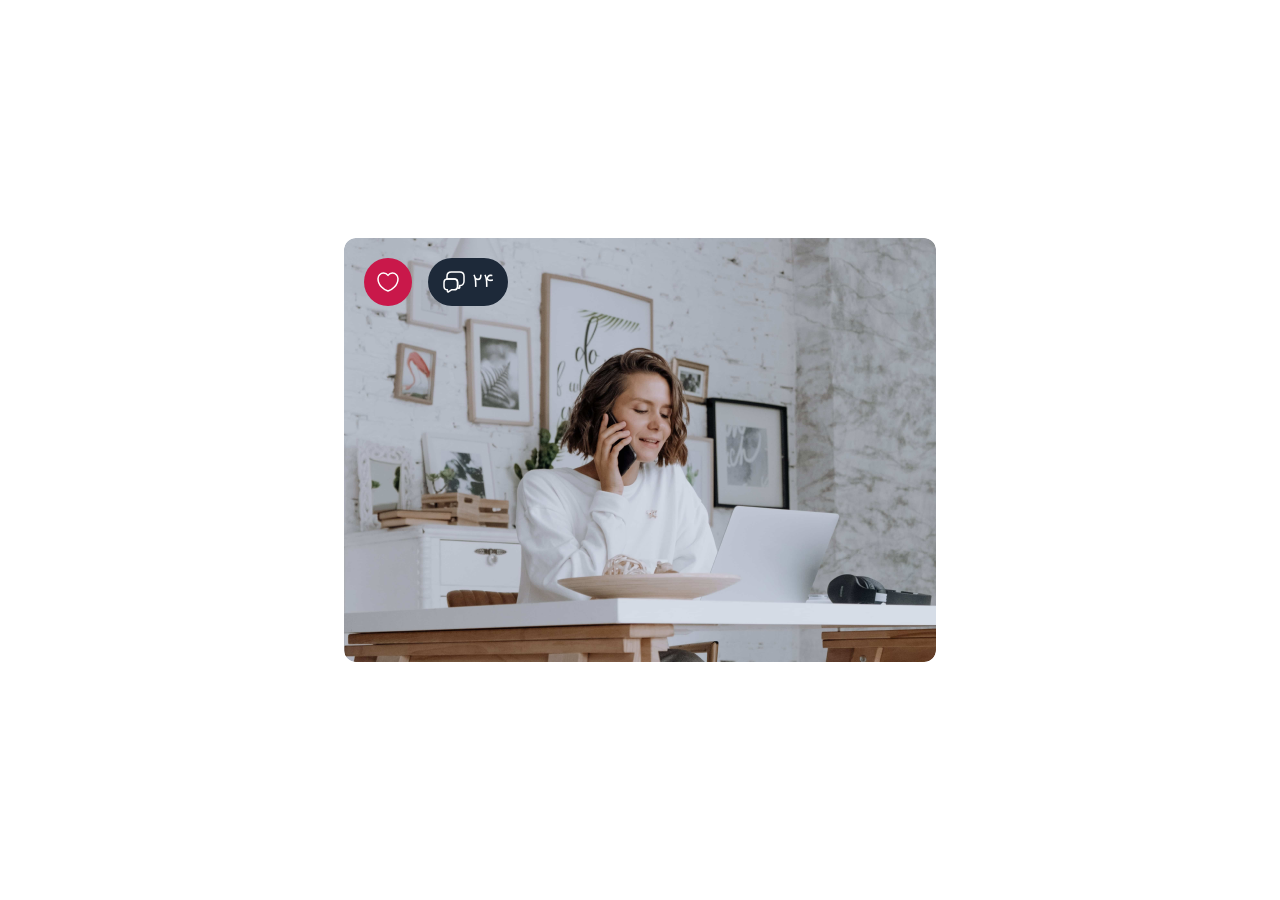
<file: index.html>
<!DOCTYPE html>
<html lang="fa" dir="rtl">
  <head>
    <meta charset="UTF-8" />
    <meta name="viewport" content="width=device-width, initial-scale=1.0" />
    <link rel="stylesheet" href="styles/app.css" />
    <title>Document</title>
  </head>
  <body>
    <div class="card">
      <div class="card_wrapper">
        <div class="card_messages">
          <span>24</span>
          <svg class="card_icon"
            xmlns="http://www.w3.org/2000/svg"
            width="24"
            height="24"
            viewBox="0 0 24 24"
            fill="none"
          >
            <path
              d="M22 6.25V11.35C22 12.62 21.58 13.69 20.83 14.43C20.09 15.18 19.02 15.6 17.75 15.6V17.41C17.75 18.09 16.99 18.5 16.43 18.12L15.46 17.48C15.55 17.17 15.59 16.83 15.59 16.47V12.4C15.59 10.36 14.23 9 12.19 9H5.39999C5.25999 9 5.13 9.01002 5 9.02002V6.25C5 3.7 6.7 2 9.25 2H17.75C20.3 2 22 3.7 22 6.25Z"
              stroke="#fff"
              stroke-width="1.5"
              stroke-miterlimit="10"
              stroke-linecap="round"
              stroke-linejoin="round"
            />
            <path
              d="M15.59 12.4V16.47C15.59 16.83 15.55 17.17 15.46 17.48C15.09 18.95 13.87 19.87 12.19 19.87H9.47L6.45 21.88C6 22.19 5.39999 21.86 5.39999 21.32V19.87C4.37999 19.87 3.53 19.53 2.94 18.94C2.34 18.34 2 17.49 2 16.47V12.4C2 10.5 3.18 9.19002 5 9.02002C5.13 9.01002 5.25999 9 5.39999 9H12.19C14.23 9 15.59 10.36 15.59 12.4Z"
              stroke="#fff"
              stroke-width="1.5"
              stroke-miterlimit="10"
              stroke-linecap="round"
              stroke-linejoin="round"
            />
          </svg>
        </div>
        <div class="card_heart">
          <svg
            class="card_icon"
            xmlns="http://www.w3.org/2000/svg"
            width="24"
            height="24"
            viewBox="0 0 24 24"
            fill="none"
          >
            <path
              d="M12.62 20.81C12.28 20.93 11.72 20.93 11.38 20.81C8.48 19.82 2 15.69 2 8.68998C2 5.59998 4.49 3.09998 7.56 3.09998C9.38 3.09998 10.99 3.97998 12 5.33998C13.01 3.97998 14.63 3.09998 16.44 3.09998C19.51 3.09998 22 5.59998 22 8.68998C22 15.69 15.52 19.82 12.62 20.81Z"
              stroke="#fff"
              stroke-width="1.5"
              stroke-linecap="round"
              stroke-linejoin="round"
            />
          </svg>
        </div>
      </div>
    </div>
  </body>
</html>
</file>
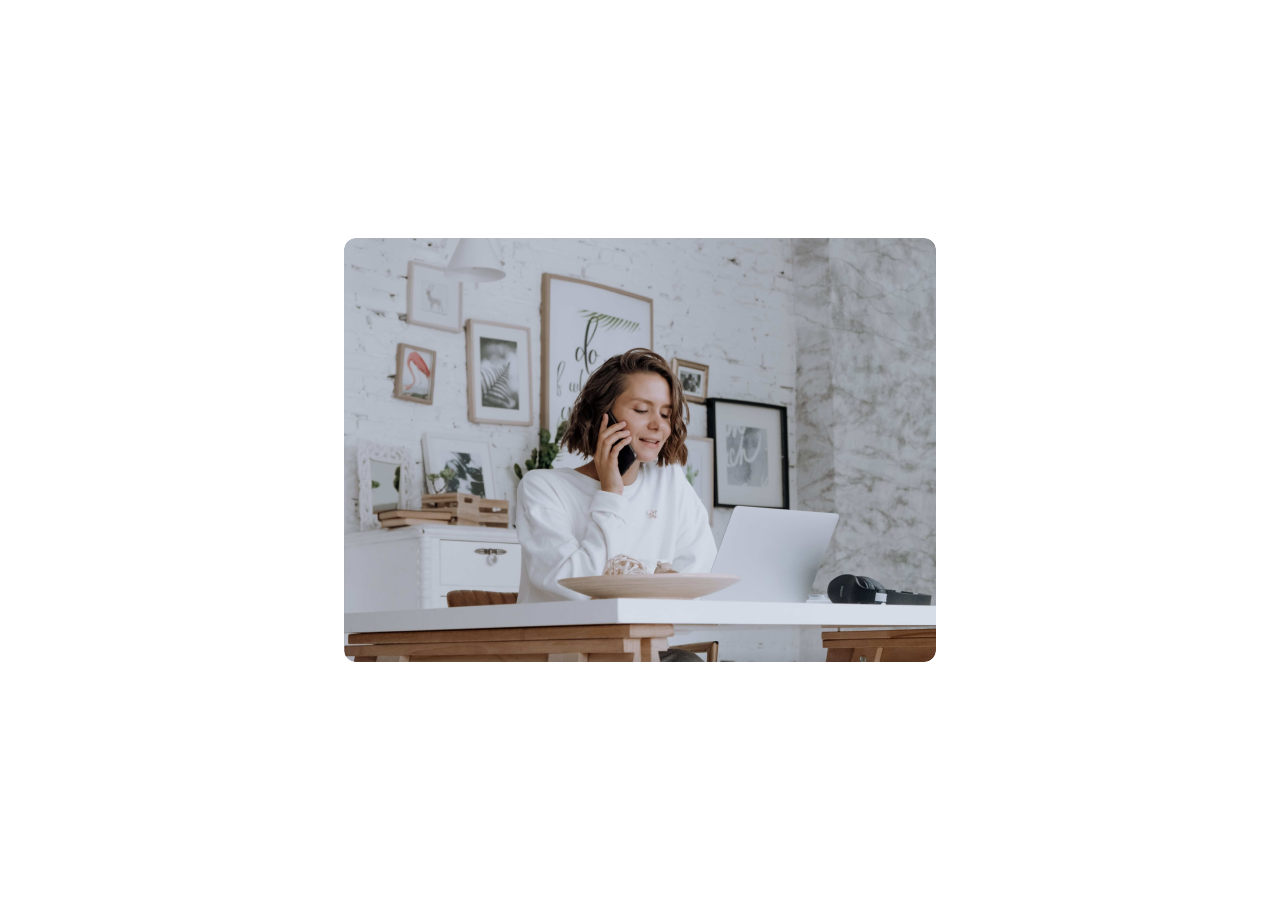
<file: card-project/index.html>
<!DOCTYPE html>
<html lang="fa" dir="rtl">
  <head>
    <meta charset="UTF-8" />
    <meta name="viewport" content="width=device-width, initial-scale=1.0" />
    <link rel="stylesheet" href="styles/app.css" />
    <title>project-card</title>
  </head>
  <body>
    <div class="card">
      <div class="card_wrapper">
        <div class="card_messages">
          <span>24</span>
          <svg class="card_icon"
            xmlns="http://www.w3.org/2000/svg"
            width="24"
            height="24"
            viewBox="0 0 24 24"
            fill="none"
          >
            <path
              d="M22 6.25V11.35C22 12.62 21.58 13.69 20.83 14.43C20.09 15.18 19.02 15.6 17.75 15.6V17.41C17.75 18.09 16.99 18.5 16.43 18.12L15.46 17.48C15.55 17.17 15.59 16.83 15.59 16.47V12.4C15.59 10.36 14.23 9 12.19 9H5.39999C5.25999 9 5.13 9.01002 5 9.02002V6.25C5 3.7 6.7 2 9.25 2H17.75C20.3 2 22 3.7 22 6.25Z"
              stroke="#fff"
              stroke-width="1.5"
              stroke-miterlimit="10"
              stroke-linecap="round"
              stroke-linejoin="round"
            />
            <path
              d="M15.59 12.4V16.47C15.59 16.83 15.55 17.17 15.46 17.48C15.09 18.95 13.87 19.87 12.19 19.87H9.47L6.45 21.88C6 22.19 5.39999 21.86 5.39999 21.32V19.87C4.37999 19.87 3.53 19.53 2.94 18.94C2.34 18.34 2 17.49 2 16.47V12.4C2 10.5 3.18 9.19002 5 9.02002C5.13 9.01002 5.25999 9 5.39999 9H12.19C14.23 9 15.59 10.36 15.59 12.4Z"
              stroke="#fff"
              stroke-width="1.5"
              stroke-miterlimit="10"
              stroke-linecap="round"
              stroke-linejoin="round"
            />
          </svg>
        </div>
        <div class="card_heart">
          <svg
            class="card_icon"
            xmlns="http://www.w3.org/2000/svg"
            width="24"
            height="24"
            viewBox="0 0 24 24"
            fill="none"
          >
            <path
              d="M12.62 20.81C12.28 20.93 11.72 20.93 11.38 20.81C8.48 19.82 2 15.69 2 8.68998C2 5.59998 4.49 3.09998 7.56 3.09998C9.38 3.09998 10.99 3.97998 12 5.33998C13.01 3.97998 14.63 3.09998 16.44 3.09998C19.51 3.09998 22 5.59998 22 8.68998C22 15.69 15.52 19.82 12.62 20.81Z"
              stroke="#fff"
              stroke-width="1.5"
              stroke-linecap="round"
              stroke-linejoin="round"
            />
          </svg>
        </div>
      </div>
      <div class="card_content">
        <h4 class="card_title">
            الهه: بهترین گرافیست تیم 
        </h4>
        <p class="card_caption">
            همیشه با ترکیب اشکال و رنگ های چشم نواز طرح هایی خلق میکند که چشم هر بیننده ای را به خود خیره میکند
        </p>
      </div>
    </div>
  </body>
</html>
</file>
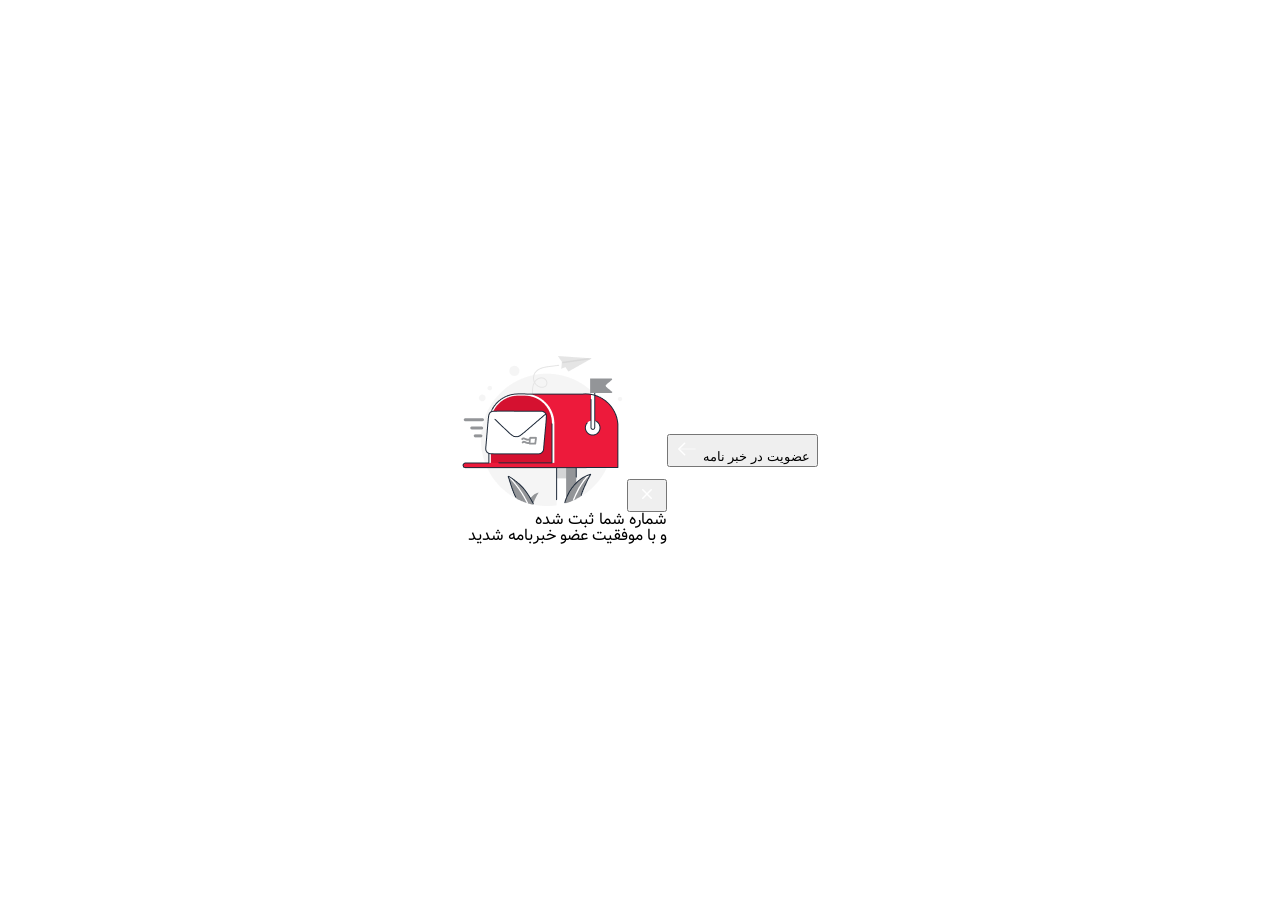
<file: popup/index.html>
<!DOCTYPE html>
<html lang="fa" dir="rtl">
  <head>
    <meta charset="UTF-8" />
    <meta name="viewport" content="width=device-width, initial-scale=1.0" />
    <title>popup</title>
    <link rel="stylesheet" href="/styles/app.css" />
  </head>
  <body>
    <button class="btn_primary" type="button">
      <span> عضویت در خبر نامه</span>
      <svg
        xmlns="http://www.w3.org/2000/svg"
        width="24"
        height="24"
        viewBox="0 0 25 24"
        fill="none"
      >
        <path
          d="M10.07 5.93018L4 12.0002L10.07 18.0702"
          stroke="white"
          stroke-width="1.5"
          stroke-miterlimit="10"
          stroke-linecap="round"
          stroke-linejoin="round"
        />
        <path
          opacity="0.4"
          d="M21 12H4.16998"
          stroke="white"
          stroke-width="1.5"
          stroke-miterlimit="10"
          stroke-linecap="round"
          stroke-linejoin="round"
        />
      </svg>
    </button>

    <div class="overlay">
      <div class="box">
        <button type="button" class="close_btn">
          <svg
            xmlns="http://www.w3.org/2000/svg"
            width="24"
            height="24"
            viewBox="0 0 24 24"
            fill="none"
          >
            <path
              d="M7.7572 7.75732L16.2425 16.2426"
              stroke="white"
              stroke-width="1.5"
              stroke-linecap="round"
              stroke-linejoin="round"
            />
            <path
              d="M7.75715 16.2426L16.2424 7.75732"
              stroke="white"
              stroke-width="1.5"
              stroke-linecap="round"
              stroke-linejoin="round"
            />
          </svg>
        </button>
        <img src="./images/vector.png" alt="" class="box_img" />

        <p>شماره شما ثبت شده</p>
        <p>و با موفقیت عضو خبربامه شدید</p>
      </div>
    </div>

    <script>
      let btn = document.querySelector(".btn_primary");
      let btnClose = document.querySelector(".close_btn");

      btn.addEventListener("click", function () {
        document.querySelector(".overlay").classList.add("overlay_show");
      });
      btnClose.addEventListener("click", function () {
        document.querySelector(".overlay").classList.remove("overlay_show");
      });
    </script>
  </body>
</html>
</file>
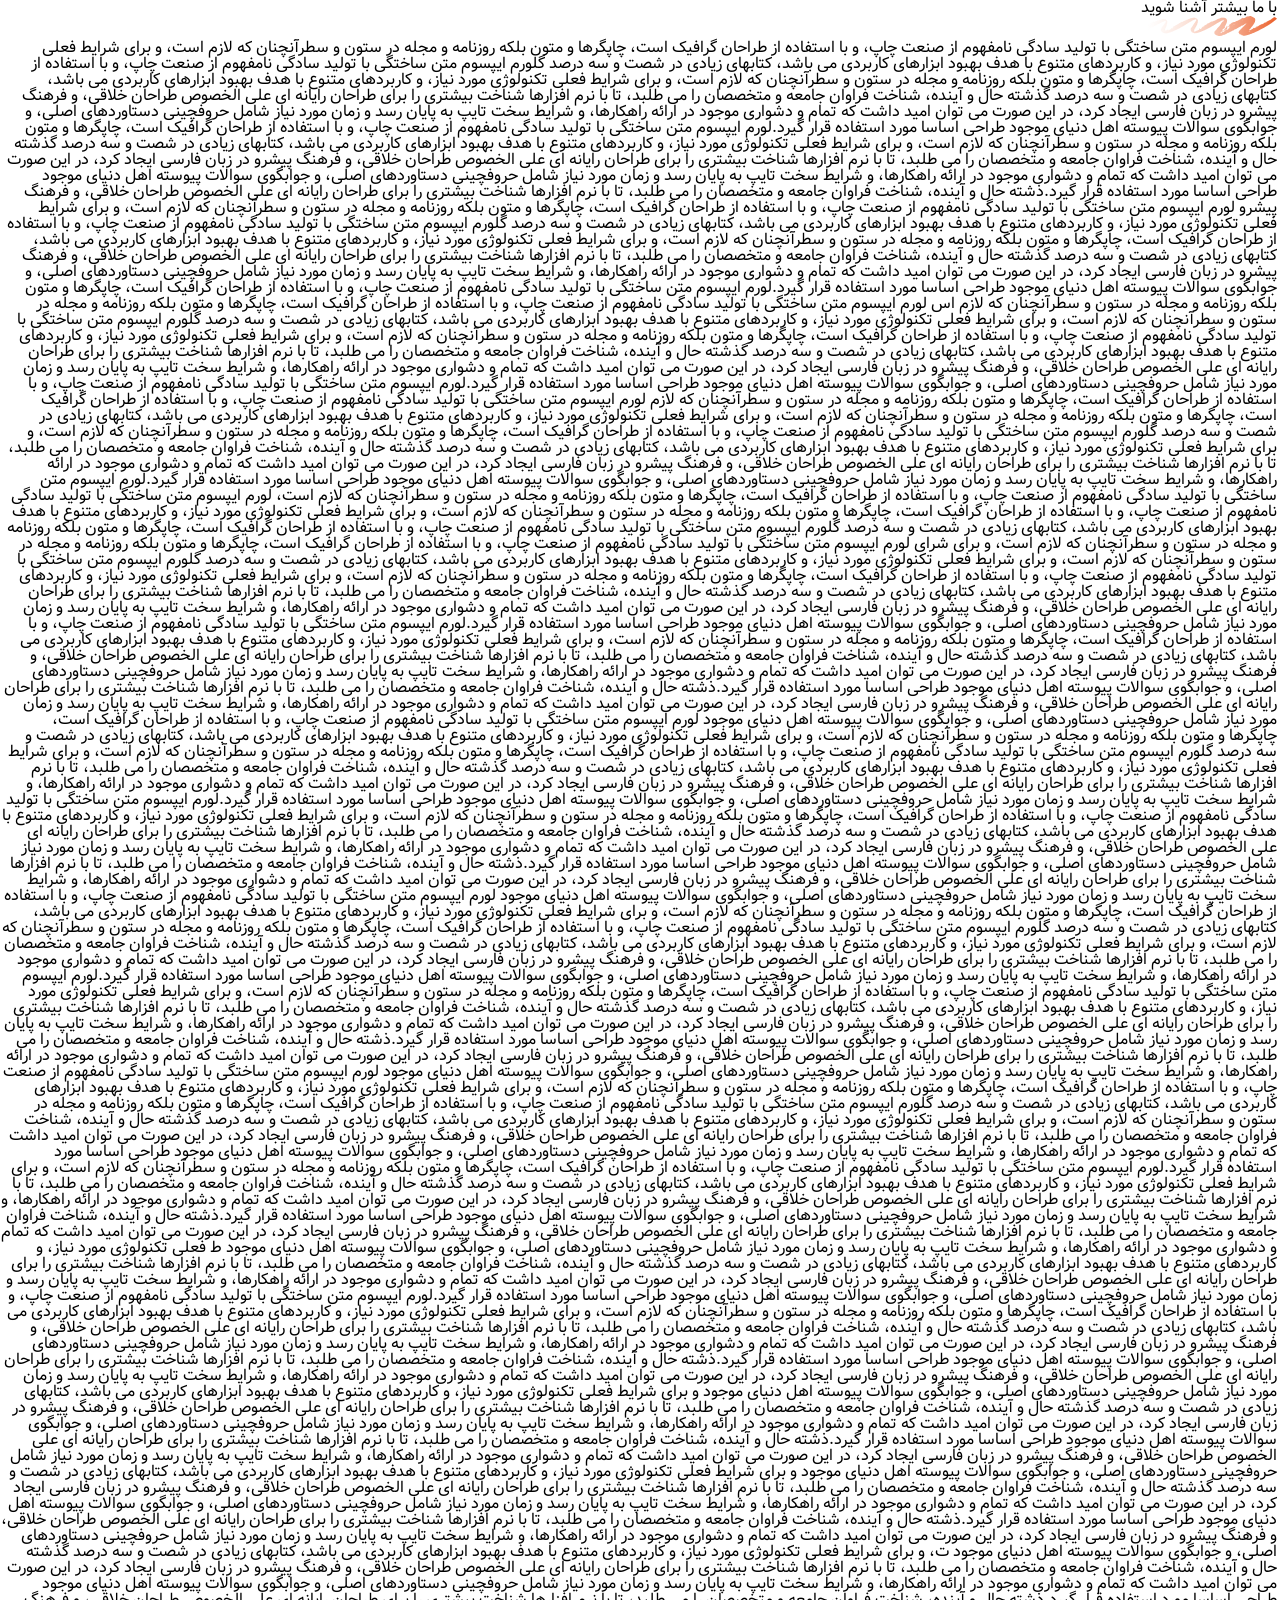
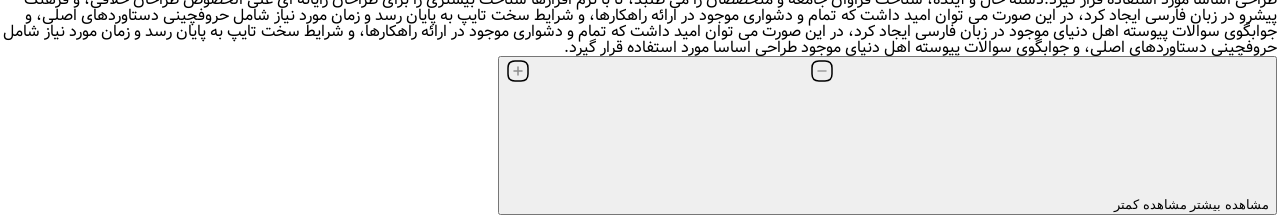
<file: readmore-project/index.html>
<!DOCTYPE html>
<html lang="fa" dir="rtl">
  <head>
    <meta charset="UTF-8" />
    <meta name="viewport" content="width=device-width, initial-scale=1.0" />
    <title>read more & custom scroll bar</title>
    <link rel="stylesheet" href="/styles/app.css" />
  </head>
  <body>
    <svg class="icon_pack">
      <symbol
        id="add-square"
        xmlns="http://www.w3.org/2000/svg"
        width="24"
        height="24"
        viewBox="0 0 24 24"
        fill="none"
      >
        <path
          opacity="0.34"
          d="M8 12H16"
          stroke="currentColor"
          stroke-width="1.5"
          stroke-linecap="round"
          stroke-linejoin="round"
        />
        <path
          d="M9 22H15C20 22 22 20 22 15V9C22 4 20 2 15 2H9C4 2 2 4 2 9V15C2 20 4 22 9 22Z"
          stroke="currentColor"
          stroke-width="1.5"
          stroke-linecap="round"
          stroke-linejoin="round"
        />
        <!-- Code injected by live-server -->
        <script></script>
        <script xmlns="" />
      </symbol>
      <symbol
        id="minus-square"
        xmlns="http://www.w3.org/2000/svg"
        width="24"
        height="24"
        viewBox="0 0 24 24"
        fill="none"
      >
        <g opacity="0.4">
          <path
            d="M8 12H16"
            stroke="currentColor"
            stroke-width="1.5"
            stroke-linecap="round"
            stroke-linejoin="round"
          />
          <path
            d="M12 16V8"
            stroke="currentColor"
            stroke-width="1.5"
            stroke-linecap="round"
            stroke-linejoin="round"
          />
        </g>
        <path
          d="M9 22H15C20 22 22 20 22 15V9C22 4 20 2 15 2H9C4 2 2 4 2 9V15C2 20 4 22 9 22Z"
          stroke="currentColor"
          stroke-width="1.5"
          stroke-linecap="round"
          stroke-linejoin="round"
        />
        <!-- Code injected by live-server -->

        <script xmlns="" />
      </symbol>
    </svg>

    <div class="loadmore">
      <div class="loadmore_header">
        <div class="loadmore_title">با ما بیشتر آشنا شوید</div>
        <img src="./images/wave.png" alt="wave" class="loadmore_image" />
      </div>
      <div class="content">
        <div class="content_text">
          لورم ایپسوم متن ساختگی با تولید سادگی نامفهوم از صنعت چاپ، و با
          استفاده از طراحان گرافیک است، چاپگرها و متون بلکه روزنامه و مجله در
          ستون و سطرآنچنان که لازم است، و برای شرایط فعلی تکنولوژی مورد نیاز، و
          کاربردهای متنوع با هدف بهبود ابزارهای کاربردی می باشد، کتابهای زیادی
          در شصت و سه درصد گلورم ایپسوم متن ساختگی با تولید سادگی نامفهوم از
          صنعت چاپ، و با استفاده از طراحان گرافیک است، چاپگرها و متون بلکه
          روزنامه و مجله در ستون و سطرآنچنان که لازم است، و برای شرایط فعلی
          تکنولوژی مورد نیاز، و کاربردهای متنوع با هدف بهبود ابزارهای کاربردی می
          باشد، کتابهای زیادی در شصت و سه درصد گذشته حال و آینده، شناخت فراوان
          جامعه و متخصصان را می طلبد، تا با نرم افزارها شناخت بیشتری را برای
          طراحان رایانه ای علی الخصوص طراحان خلاقی، و فرهنگ پیشرو در زبان فارسی
          ایجاد کرد، در این صورت می توان امید داشت که تمام و دشواری موجود در
          ارائه راهکارها، و شرایط سخت تایپ به پایان رسد و زمان مورد نیاز شامل
          حروفچینی دستاوردهای اصلی، و جوابگوی سوالات پیوسته اهل دنیای موجود
          طراحی اساسا مورد استفاده قرار گیرد.لورم ایپسوم متن ساختگی با تولید
          سادگی نامفهوم از صنعت چاپ، و با استفاده از طراحان گرافیک است، چاپگرها
          و متون بلکه روزنامه و مجله در ستون و سطرآنچنان که لازم است، و برای
          شرایط فعلی تکنولوژی مورد نیاز، و کاربردهای متنوع با هدف بهبود ابزارهای
          کاربردی می باشد، کتابهای زیادی در شصت و سه درصد گذشته حال و آینده،
          شناخت فراوان جامعه و متخصصان را می طلبد، تا با نرم افزارها شناخت
          بیشتری را برای طراحان رایانه ای علی الخصوص طراحان خلاقی، و فرهنگ پیشرو
          در زبان فارسی ایجاد کرد، در این صورت می توان امید داشت که تمام و
          دشواری موجود در ارائه راهکارها، و شرایط سخت تایپ به پایان رسد و زمان
          مورد نیاز شامل حروفچینی دستاوردهای اصلی، و جوابگوی سوالات پیوسته اهل
          دنیای موجود طراحی اساسا مورد استفاده قرار گیرد.ذشته حال و آینده، شناخت
          فراوان جامعه و متخصصان را می طلبد، تا با نرم افزارها شناخت بیشتری را
          برای طراحان رایانه ای علی الخصوص طراحان خلاقی، و فرهنگ پیشرو 
          لورم ایپسوم متن ساختگی با تولید سادگی نامفهوم از صنعت چاپ، و با
          استفاده از طراحان گرافیک است، چاپگرها و متون بلکه روزنامه و مجله در
          ستون و سطرآنچنان که لازم است، و برای شرایط فعلی تکنولوژی مورد نیاز، و
          کاربردهای متنوع با هدف بهبود ابزارهای کاربردی می باشد، کتابهای زیادی
          در شصت و سه درصد گلورم ایپسوم متن ساختگی با تولید سادگی نامفهوم از
          صنعت چاپ، و با استفاده از طراحان گرافیک است، چاپگرها و متون بلکه
          روزنامه و مجله در ستون و سطرآنچنان که لازم است، و برای شرایط فعلی
          تکنولوژی مورد نیاز، و کاربردهای متنوع با هدف بهبود ابزارهای کاربردی می
          باشد، کتابهای زیادی در شصت و سه درصد گذشته حال و آینده، شناخت فراوان
          جامعه و متخصصان را می طلبد، تا با نرم افزارها شناخت بیشتری را برای
          طراحان رایانه ای علی الخصوص طراحان خلاقی، و فرهنگ پیشرو در زبان فارسی
          ایجاد کرد، در این صورت می توان امید داشت که تمام و دشواری موجود در
          ارائه راهکارها، و شرایط سخت تایپ به پایان رسد و زمان مورد نیاز شامل
          حروفچینی دستاوردهای اصلی، و جوابگوی سوالات پیوسته اهل دنیای موجود
          طراحی اساسا مورد استفاده قرار گیرد.لورم ایپسوم متن ساختگی با تولید
          سادگی نامفهوم از صنعت چاپ، و با استفاده از طراحان گرافیک است، چاپگرها
          و متون بلکه روزنامه و مجله در ستون و سطرآنچنان که لازم اس
          لورم ایپسوم متن ساختگی با تولید سادگی نامفهوم از صنعت چاپ، و با
          استفاده از طراحان گرافیک است، چاپگرها و متون بلکه روزنامه و مجله در
          ستون و سطرآنچنان که لازم است، و برای شرایط فعلی تکنولوژی مورد نیاز، و
          کاربردهای متنوع با هدف بهبود ابزارهای کاربردی می باشد، کتابهای زیادی
          در شصت و سه درصد گلورم ایپسوم متن ساختگی با تولید سادگی نامفهوم از
          صنعت چاپ، و با استفاده از طراحان گرافیک است، چاپگرها و متون بلکه
          روزنامه و مجله در ستون و سطرآنچنان که لازم است، و برای شرایط فعلی
          تکنولوژی مورد نیاز، و کاربردهای متنوع با هدف بهبود ابزارهای کاربردی می
          باشد، کتابهای زیادی در شصت و سه درصد گذشته حال و آینده، شناخت فراوان
          جامعه و متخصصان را می طلبد، تا با نرم افزارها شناخت بیشتری را برای
          طراحان رایانه ای علی الخصوص طراحان خلاقی، و فرهنگ پیشرو در زبان فارسی
          ایجاد کرد، در این صورت می توان امید داشت که تمام و دشواری موجود در
          ارائه راهکارها، و شرایط سخت تایپ به پایان رسد و زمان مورد نیاز شامل
          حروفچینی دستاوردهای اصلی، و جوابگوی سوالات پیوسته اهل دنیای موجود
          طراحی اساسا مورد استفاده قرار گیرد.لورم ایپسوم متن ساختگی با تولید
          سادگی نامفهوم از صنعت چاپ، و با استفاده از طراحان گرافیک است، چاپگرها
          و متون بلکه روزنامه و مجله در ستون و سطرآنچنان که لازم 
          لورم ایپسوم متن ساختگی با تولید سادگی نامفهوم از صنعت چاپ، و با
          استفاده از طراحان گرافیک است، چاپگرها و متون بلکه روزنامه و مجله در
          ستون و سطرآنچنان که لازم است، و برای شرایط فعلی تکنولوژی مورد نیاز، و
          کاربردهای متنوع با هدف بهبود ابزارهای کاربردی می باشد، کتابهای زیادی
          در شصت و سه درصد گلورم ایپسوم متن ساختگی با تولید سادگی نامفهوم از
          صنعت چاپ، و با استفاده از طراحان گرافیک است، چاپگرها و متون بلکه
          روزنامه و مجله در ستون و سطرآنچنان که لازم است، و برای شرایط فعلی
          تکنولوژی مورد نیاز، و کاربردهای متنوع با هدف بهبود ابزارهای کاربردی می
          باشد، کتابهای زیادی در شصت و سه درصد گذشته حال و آینده، شناخت فراوان
          جامعه و متخصصان را می طلبد، تا با نرم افزارها شناخت بیشتری را برای
          طراحان رایانه ای علی الخصوص طراحان خلاقی، و فرهنگ پیشرو در زبان فارسی
          ایجاد کرد، در این صورت می توان امید داشت که تمام و دشواری موجود در
          ارائه راهکارها، و شرایط سخت تایپ به پایان رسد و زمان مورد نیاز شامل
          حروفچینی دستاوردهای اصلی، و جوابگوی سوالات پیوسته اهل دنیای موجود
          طراحی اساسا مورد استفاده قرار گیرد.لورم ایپسوم متن ساختگی با تولید
          سادگی نامفهوم از صنعت چاپ، و با استفاده از طراحان گرافیک است، چاپگرها
          و متون بلکه روزنامه و مجله در ستون و سطرآنچنان که لازم است،
          لورم ایپسوم متن ساختگی با تولید سادگی نامفهوم از صنعت چاپ، و با
          استفاده از طراحان گرافیک است، چاپگرها و متون بلکه روزنامه و مجله در
          ستون و سطرآنچنان که لازم است، و برای شرایط فعلی تکنولوژی مورد نیاز، و
          کاربردهای متنوع با هدف بهبود ابزارهای کاربردی می باشد، کتابهای زیادی
          در شصت و سه درصد گلورم ایپسوم متن ساختگی با تولید سادگی نامفهوم از
          صنعت چاپ، و با استفاده از طراحان گرافیک است، چاپگرها و متون بلکه
          روزنامه و مجله در ستون و سطرآنچنان که لازم است، و برای شرای
          لورم ایپسوم متن ساختگی با تولید سادگی نامفهوم از صنعت چاپ، و با
          استفاده از طراحان گرافیک است، چاپگرها و متون بلکه روزنامه و مجله در
          ستون و سطرآنچنان که لازم است، و برای شرایط فعلی تکنولوژی مورد نیاز، و
          کاربردهای متنوع با هدف بهبود ابزارهای کاربردی می باشد، کتابهای زیادی
          در شصت و سه درصد گلورم ایپسوم متن ساختگی با تولید سادگی نامفهوم از
          صنعت چاپ، و با استفاده از طراحان گرافیک است، چاپگرها و متون بلکه
          روزنامه و مجله در ستون و سطرآنچنان که لازم است، و برای شرایط فعلی
          تکنولوژی مورد نیاز، و کاربردهای متنوع با هدف بهبود ابزارهای کاربردی می
          باشد، کتابهای زیادی در شصت و سه درصد گذشته حال و آینده، شناخت فراوان
          جامعه و متخصصان را می طلبد، تا با نرم افزارها شناخت بیشتری را برای
          طراحان رایانه ای علی الخصوص طراحان خلاقی، و فرهنگ پیشرو در زبان فارسی
          ایجاد کرد، در این صورت می توان امید داشت که تمام و دشواری موجود در
          ارائه راهکارها، و شرایط سخت تایپ به پایان رسد و زمان مورد نیاز شامل
          حروفچینی دستاوردهای اصلی، و جوابگوی سوالات پیوسته اهل دنیای موجود
          طراحی اساسا مورد استفاده قرار گیرد.لورم ایپسوم متن ساختگی با تولید
          سادگی نامفهوم از صنعت چاپ، و با استفاده از طراحان گرافیک است، چاپگرها
          و متون بلکه روزنامه و مجله در ستون و سطرآنچنان که لازم است، و برای
          شرایط فعلی تکنولوژی مورد نیاز، و کاربردهای متنوع با هدف بهبود ابزارهای
          کاربردی می باشد، کتابهای زیادی در شصت و سه درصد گذشته حال و آینده،
          شناخت فراوان جامعه و متخصصان را می طلبد، تا با نرم افزارها شناخت
          بیشتری را برای طراحان رایانه ای علی الخصوص طراحان خلاقی، و فرهنگ پیشرو
          در زبان فارسی ایجاد کرد، در این صورت می توان امید داشت که تمام و
          دشواری موجود در ارائه راهکارها، و شرایط سخت تایپ به پایان رسد و زمان
          مورد نیاز شامل حروفچینی دستاوردهای اصلی، و جوابگوی سوالات پیوسته اهل
          دنیای موجود طراحی اساسا مورد استفاده قرار گیرد.ذشته حال و آینده، شناخت
          فراوان جامعه و متخصصان را می طلبد، تا با نرم افزارها شناخت بیشتری را
          برای طراحان رایانه ای علی الخصوص طراحان خلاقی، و فرهنگ پیشرو در زبان
          فارسی ایجاد کرد، در این صورت می توان امید داشت که تمام و دشواری موجود
          در ارائه راهکارها، و شرایط سخت تایپ به پایان رسد و زمان مورد نیاز شامل
          حروفچینی دستاوردهای اصلی، و جوابگوی سوالات پیوسته اهل دنیای موجود
         
          لورم ایپسوم متن ساختگی با تولید سادگی نامفهوم از صنعت چاپ، و با
          استفاده از طراحان گرافیک است، چاپگرها و متون بلکه روزنامه و مجله در
          ستون و سطرآنچنان که لازم است، و برای شرایط فعلی تکنولوژی مورد نیاز، و
          کاربردهای متنوع با هدف بهبود ابزارهای کاربردی می باشد، کتابهای زیادی
          در شصت و سه درصد گلورم ایپسوم متن ساختگی با تولید سادگی نامفهوم از
          صنعت چاپ، و با استفاده از طراحان گرافیک است، چاپگرها و متون بلکه
          روزنامه و مجله در ستون و سطرآنچنان که لازم است، و برای شرایط فعلی
          تکنولوژی مورد نیاز، و کاربردهای متنوع با هدف بهبود ابزارهای کاربردی می
          باشد، کتابهای زیادی در شصت و سه درصد گذشته حال و آینده، شناخت فراوان
          جامعه و متخصصان را می طلبد، تا با نرم افزارها شناخت بیشتری را برای
          طراحان رایانه ای علی الخصوص طراحان خلاقی، و فرهنگ پیشرو در زبان فارسی
          ایجاد کرد، در این صورت می توان امید داشت که تمام و دشواری موجود در
          ارائه راهکارها، و شرایط سخت تایپ به پایان رسد و زمان مورد نیاز شامل
          حروفچینی دستاوردهای اصلی، و جوابگوی سوالات پیوسته اهل دنیای موجود
          طراحی اساسا مورد استفاده قرار گیرد.لورم ایپسوم متن ساختگی با تولید
          سادگی نامفهوم از صنعت چاپ، و با استفاده از طراحان گرافیک است، چاپگرها
          و متون بلکه روزنامه و مجله در ستون و سطرآنچنان که لازم است، و برای
          شرایط فعلی تکنولوژی مورد نیاز، و کاربردهای متنوع با هدف بهبود ابزارهای
          کاربردی می باشد، کتابهای زیادی در شصت و سه درصد گذشته حال و آینده،
          شناخت فراوان جامعه و متخصصان را می طلبد، تا با نرم افزارها شناخت
          بیشتری را برای طراحان رایانه ای علی الخصوص طراحان خلاقی، و فرهنگ پیشرو
          در زبان فارسی ایجاد کرد، در این صورت می توان امید داشت که تمام و
          دشواری موجود در ارائه راهکارها، و شرایط سخت تایپ به پایان رسد و زمان
          مورد نیاز شامل حروفچینی دستاوردهای اصلی، و جوابگوی سوالات پیوسته اهل
          دنیای موجود طراحی اساسا مورد استفاده قرار گیرد.ذشته حال و آینده، شناخت
          فراوان جامعه و متخصصان را می طلبد، تا با نرم افزارها شناخت بیشتری را
          برای طراحان رایانه ای علی الخصوص طراحان خلاقی، و فرهنگ پیشرو در زبان
          فارسی ایجاد کرد، در این صورت می توان امید داشت که تمام و دشواری موجود
          در ارائه راهکارها، و شرایط سخت تایپ به پایان رسد و زمان مورد نیاز شامل
          حروفچینی دستاوردهای اصلی، و جوابگوی سوالات پیوسته اهل دنیای موجود
         
          لورم ایپسوم متن ساختگی با تولید سادگی نامفهوم از صنعت چاپ، و با
          استفاده از طراحان گرافیک است، چاپگرها و متون بلکه روزنامه و مجله در
          ستون و سطرآنچنان که لازم است، و برای شرایط فعلی تکنولوژی مورد نیاز، و
          کاربردهای متنوع با هدف بهبود ابزارهای کاربردی می باشد، کتابهای زیادی
          در شصت و سه درصد گلورم ایپسوم متن ساختگی با تولید سادگی نامفهوم از
          صنعت چاپ، و با استفاده از طراحان گرافیک است، چاپگرها و متون بلکه
          روزنامه و مجله در ستون و سطرآنچنان که لازم است، و برای شرایط فعلی
          تکنولوژی مورد نیاز، و کاربردهای متنوع با هدف بهبود ابزارهای کاربردی می
          باشد، کتابهای زیادی در شصت و سه درصد گذشته حال و آینده، شناخت فراوان
          جامعه و متخصصان را می طلبد، تا با نرم افزارها شناخت بیشتری را برای
          طراحان رایانه ای علی الخصوص طراحان خلاقی، و فرهنگ پیشرو در زبان فارسی
          ایجاد کرد، در این صورت می توان امید داشت که تمام و دشواری موجود در
          ارائه راهکارها، و شرایط سخت تایپ به پایان رسد و زمان مورد نیاز شامل
          حروفچینی دستاوردهای اصلی، و جوابگوی سوالات پیوسته اهل دنیای موجود
          طراحی اساسا مورد استفاده قرار گیرد.لورم ایپسوم متن ساختگی با تولید
          سادگی نامفهوم از صنعت چاپ، و با استفاده از طراحان گرافیک است، چاپگرها
          و متون بلکه روزنامه و مجله در ستون و سطرآنچنان که لازم است، و برای
          شرایط فعلی تکنولوژی مورد نیاز، و کاربردهای متنوع با هدف بهبود ابزارهای
          کاربردی می باشد، کتابهای زیادی در شصت و سه درصد گذشته حال و آینده،
          شناخت فراوان جامعه و متخصصان را می طلبد، تا با نرم افزارها شناخت
          بیشتری را برای طراحان رایانه ای علی الخصوص طراحان خلاقی، و فرهنگ پیشرو
          در زبان فارسی ایجاد کرد، در این صورت می توان امید داشت که تمام و
          دشواری موجود در ارائه راهکارها، و شرایط سخت تایپ به پایان رسد و زمان
          مورد نیاز شامل حروفچینی دستاوردهای اصلی، و جوابگوی سوالات پیوسته اهل
          دنیای موجود طراحی اساسا مورد استفاده قرار گیرد.ذشته حال و آینده، شناخت
          فراوان جامعه و متخصصان را می طلبد، تا با نرم افزارها شناخت بیشتری را
          برای طراحان رایانه ای علی الخصوص طراحان خلاقی، و فرهنگ پیشرو در زبان
          فارسی ایجاد کرد، در این صورت می توان امید داشت که تمام و دشواری موجود
          در ارائه راهکارها، و شرایط سخت تایپ به پایان رسد و زمان مورد نیاز شامل
          حروفچینی دستاوردهای اصلی، و جوابگوی سوالات پیوسته اهل دنیای موجود
         
          لورم ایپسوم متن ساختگی با تولید سادگی نامفهوم از صنعت چاپ، و با
          استفاده از طراحان گرافیک است، چاپگرها و متون بلکه روزنامه و مجله در
          ستون و سطرآنچنان که لازم است، و برای شرایط فعلی تکنولوژی مورد نیاز، و
          کاربردهای متنوع با هدف بهبود ابزارهای کاربردی می باشد، کتابهای زیادی
          در شصت و سه درصد گلورم ایپسوم متن ساختگی با تولید سادگی نامفهوم از
          صنعت چاپ، و با استفاده از طراحان گرافیک است، چاپگرها و متون بلکه
          روزنامه و مجله در ستون و سطرآنچنان که لازم است، و برای شرایط فعلی
          تکنولوژی مورد نیاز، و کاربردهای متنوع با هدف بهبود ابزارهای کاربردی می
          باشد، کتابهای زیادی در شصت و سه درصد گذشته حال و آینده، شناخت فراوان
          جامعه و متخصصان را می طلبد، تا با نرم افزارها شناخت بیشتری را برای
          طراحان رایانه ای علی الخصوص طراحان خلاقی، و فرهنگ پیشرو در زبان فارسی
          ایجاد کرد، در این صورت می توان امید داشت که تمام و دشواری موجود در
          ارائه راهکارها، و شرایط سخت تایپ به پایان رسد و زمان مورد نیاز شامل
          حروفچینی دستاوردهای اصلی، و جوابگوی سوالات پیوسته اهل دنیای موجود
          طراحی اساسا مورد استفاده قرار گیرد.لورم ایپسوم متن ساختگی با تولید
          سادگی نامفهوم از صنعت چاپ، و با استفاده از طراحان گرافیک است، چاپگرها
          و متون بلکه روزنامه و مجله در ستون و سطرآنچنان که لازم است، و برای
          شرایط فعلی تکنولوژی مورد نیاز، و کاربردهای متنوع با هدف بهبود ابزارهای
          کاربردی می باشد، کتابهای زیادی در شصت و سه درصد گذشته حال و آینده،
          شناخت فراوان جامعه و متخصصان را می طلبد، تا با نرم افزارها شناخت
          بیشتری را برای طراحان رایانه ای علی الخصوص طراحان خلاقی، و فرهنگ پیشرو
          در زبان فارسی ایجاد کرد، در این صورت می توان امید داشت که تمام و
          دشواری موجود در ارائه راهکارها، و شرایط سخت تایپ به پایان رسد و زمان
          مورد نیاز شامل حروفچینی دستاوردهای اصلی، و جوابگوی سوالات پیوسته اهل
          دنیای موجود طراحی اساسا مورد استفاده قرار گیرد.ذشته حال و آینده، شناخت
          فراوان جامعه و متخصصان را می طلبد، تا با نرم افزارها شناخت بیشتری را
          برای طراحان رایانه ای علی الخصوص طراحان خلاقی، و فرهنگ پیشرو در زبان
          فارسی ایجاد کرد، در این صورت می توان امید داشت که تمام و دشواری موجود
          در ارائه راهکارها، و شرایط سخت تایپ به پایان رسد و زمان مورد نیاز شامل
          حروفچینی دستاوردهای اصلی، و جوابگوی سوالات پیوسته اهل دنیای موجود
         ط فعلی
          تکنولوژی مورد نیاز، و کاربردهای متنوع با هدف بهبود ابزارهای کاربردی می
          باشد، کتابهای زیادی در شصت و سه درصد گذشته حال و آینده، شناخت فراوان
          جامعه و متخصصان را می طلبد، تا با نرم افزارها شناخت بیشتری را برای
          طراحان رایانه ای علی الخصوص طراحان خلاقی، و فرهنگ پیشرو در زبان فارسی
          ایجاد کرد، در این صورت می توان امید داشت که تمام و دشواری موجود در
          ارائه راهکارها، و شرایط سخت تایپ به پایان رسد و زمان مورد نیاز شامل
          حروفچینی دستاوردهای اصلی، و جوابگوی سوالات پیوسته اهل دنیای موجود
          طراحی اساسا مورد استفاده قرار گیرد.لورم ایپسوم متن ساختگی با تولید
          سادگی نامفهوم از صنعت چاپ، و با استفاده از طراحان گرافیک است، چاپگرها
          و متون بلکه روزنامه و مجله در ستون و سطرآنچنان که لازم است، و برای
          شرایط فعلی تکنولوژی مورد نیاز، و کاربردهای متنوع با هدف بهبود ابزارهای
          کاربردی می باشد، کتابهای زیادی در شصت و سه درصد گذشته حال و آینده،
          شناخت فراوان جامعه و متخصصان را می طلبد، تا با نرم افزارها شناخت
          بیشتری را برای طراحان رایانه ای علی الخصوص طراحان خلاقی، و فرهنگ پیشرو
          در زبان فارسی ایجاد کرد، در این صورت می توان امید داشت که تمام و
          دشواری موجود در ارائه راهکارها، و شرایط سخت تایپ به پایان رسد و زمان
          مورد نیاز شامل حروفچینی دستاوردهای اصلی، و جوابگوی سوالات پیوسته اهل
          دنیای موجود طراحی اساسا مورد استفاده قرار گیرد.ذشته حال و آینده، شناخت
          فراوان جامعه و متخصصان را می طلبد، تا با نرم افزارها شناخت بیشتری را
          برای طراحان رایانه ای علی الخصوص طراحان خلاقی، و فرهنگ پیشرو در زبان
          فارسی ایجاد کرد، در این صورت می توان امید داشت که تمام و دشواری موجود
          در ارائه راهکارها، و شرایط سخت تایپ به پایان رسد و زمان مورد نیاز شامل
          حروفچینی دستاوردهای اصلی، و جوابگوی سوالات پیوسته اهل دنیای موجود
          و برای
          شرایط فعلی تکنولوژی مورد نیاز، و کاربردهای متنوع با هدف بهبود ابزارهای
          کاربردی می باشد، کتابهای زیادی در شصت و سه درصد گذشته حال و آینده،
          شناخت فراوان جامعه و متخصصان را می طلبد، تا با نرم افزارها شناخت
          بیشتری را برای طراحان رایانه ای علی الخصوص طراحان خلاقی، و فرهنگ پیشرو
          در زبان فارسی ایجاد کرد، در این صورت می توان امید داشت که تمام و
          دشواری موجود در ارائه راهکارها، و شرایط سخت تایپ به پایان رسد و زمان
          مورد نیاز شامل حروفچینی دستاوردهای اصلی، و جوابگوی سوالات پیوسته اهل
          دنیای موجود طراحی اساسا مورد استفاده قرار گیرد.ذشته حال و آینده، شناخت
          فراوان جامعه و متخصصان را می طلبد، تا با نرم افزارها شناخت بیشتری را
          برای طراحان رایانه ای علی الخصوص طراحان خلاقی، و فرهنگ پیشرو در زبان
          فارسی ایجاد کرد، در این صورت می توان امید داشت که تمام و دشواری موجود
          در ارائه راهکارها، و شرایط سخت تایپ به پایان رسد و زمان مورد نیاز شامل
          حروفچینی دستاوردهای اصلی، و جوابگوی سوالات پیوسته اهل دنیای موجود
          و برای
          شرایط فعلی تکنولوژی مورد نیاز، و کاربردهای متنوع با هدف بهبود ابزارهای
          کاربردی می باشد، کتابهای زیادی در شصت و سه درصد گذشته حال و آینده،
          شناخت فراوان جامعه و متخصصان را می طلبد، تا با نرم افزارها شناخت
          بیشتری را برای طراحان رایانه ای علی الخصوص طراحان خلاقی، و فرهنگ پیشرو
          در زبان فارسی ایجاد کرد، در این صورت می توان امید داشت که تمام و
          دشواری موجود در ارائه راهکارها، و شرایط سخت تایپ به پایان رسد و زمان
          مورد نیاز شامل حروفچینی دستاوردهای اصلی، و جوابگوی سوالات پیوسته اهل
          دنیای موجود طراحی اساسا مورد استفاده قرار گیرد.ذشته حال و آینده، شناخت
          فراوان جامعه و متخصصان را می طلبد، تا با نرم افزارها شناخت بیشتری را
          برای طراحان رایانه ای علی الخصوص طراحان خلاقی، و فرهنگ پیشرو در زبان
          فارسی ایجاد کرد، در این صورت می توان امید داشت که تمام و دشواری موجود
          در ارائه راهکارها، و شرایط سخت تایپ به پایان رسد و زمان مورد نیاز شامل
          حروفچینی دستاوردهای اصلی، و جوابگوی سوالات پیوسته اهل دنیای موجود
         ت، و برای
          شرایط فعلی تکنولوژی مورد نیاز، و کاربردهای متنوع با هدف بهبود ابزارهای
          کاربردی می باشد، کتابهای زیادی در شصت و سه درصد گذشته حال و آینده،
          شناخت فراوان جامعه و متخصصان را می طلبد، تا با نرم افزارها شناخت
          بیشتری را برای طراحان رایانه ای علی الخصوص طراحان خلاقی، و فرهنگ پیشرو
          در زبان فارسی ایجاد کرد، در این صورت می توان امید داشت که تمام و
          دشواری موجود در ارائه راهکارها، و شرایط سخت تایپ به پایان رسد و زمان
          مورد نیاز شامل حروفچینی دستاوردهای اصلی، و جوابگوی سوالات پیوسته اهل
          دنیای موجود طراحی اساسا مورد استفاده قرار گیرد.ذشته حال و آینده، شناخت
          فراوان جامعه و متخصصان را می طلبد، تا با نرم افزارها شناخت بیشتری را
          برای طراحان رایانه ای علی الخصوص طراحان خلاقی، و فرهنگ پیشرو در زبان
          فارسی ایجاد کرد، در این صورت می توان امید داشت که تمام و دشواری موجود
          در ارائه راهکارها، و شرایط سخت تایپ به پایان رسد و زمان مورد نیاز شامل
          حروفچینی دستاوردهای اصلی، و جوابگوی سوالات پیوسته اهل دنیای موجود
         در زبان
          فارسی ایجاد کرد، در این صورت می توان امید داشت که تمام و دشواری موجود
          در ارائه راهکارها، و شرایط سخت تایپ به پایان رسد و زمان مورد نیاز شامل
          حروفچینی دستاوردهای اصلی، و جوابگوی سوالات پیوسته اهل دنیای موجود
          طراحی اساسا مورد استفاده قرار گیرد.
        </div>
        <div class="content_shadow"></div>
        <button type="button" class="content_btn">
          <span class="content_open_text">مشاهده بیشتر</span>
          <span class="content_close_text">مشاهده کمتر</span>
          <svg class="content_open_icon">
            <use href="#add-square"></use>
          </svg>
          <svg class="content_close_icon">
            <use href="#minus-square"></use>
          </svg>
        </button>
      </div>
    </div>

    <script>
      let contentBtn = document.querySelector(".content_btn");
      let content = document.querySelector(".content");

      contentBtn.addEventListener("click", function () {
        content.classList.toggle("content_open");
      });
    </script>
  </body>
</html>
</file>
<file: styles/app.css>
/* Font-Face */
@font-face {
  font-family: "Vazir";
  src: url(../fonts/Vazir.woff2);
}
@font-face {
  font-family: "Vazir-medium";
  src: url(../fonts/Vazir-Medium.woff2);
}
@font-face {
  font-family: "Vazir-thin";
  src: url(../fonts/Vazir-Thin.woff2);
}
@font-face {
  font-family: "Vazir-bold";
  src: url(../fonts/Vazir-Bold.woff2);
}

/* Reset CSS*/
*,
*::before,
*::after {
  box-sizing: border-box;
}

html,
body,
div,
span,
applet,
object,
iframe,
h1,
h2,
h3,
h4,
h5,
h6,
p,
blockquote,
pre,
a,
abbr,
acronym,
address,
big,
cite,
code,
del,
dfn,
em,
img,
ins,
kbd,
q,
s,
samp,
small,
strike,
strong,
sub,
sup,
tt,
var,
b,
u,
i,
center,
dl,
dt,
dd,
ol,
ul,
li,
fieldset,
form,
label,
legend,
table,
caption,
tbody,
tfoot,
thead,
tr,
th,
td,
article,
aside,
canvas,
details,
embed,
figure,
figcaption,
footer,
header,
hgroup,
menu,
nav,
output,
ruby,
section,
summary,
time,
mark,
audio,
video {
  margin: 0;
  padding: 0;
  border: 0;
  font-size: 100%;
  font: inherit;
  vertical-align: baseline;
}
/* HTML5 display-role reset for older browsers */
article,
aside,
details,
figcaption,
figure,
footer,
header,
hgroup,
menu,
nav,
section {
  display: block;
}
body {
  line-height: 1;
}
ol,
ul {
  list-style: none;
}
blockquote,
q {
  quotes: none;
}
blockquote:before,
blockquote:after,
q:before,
q:after {
  content: "";
  content: none;
}
table {
  border-collapse: collapse;
  border-spacing: 0;
}

/*  App Css */
body {
  font-family: "Vazir";
  display: flex;
  align-items: center;
  justify-content: center;
  min-height: 100vh;
}

.card {
  width: 592px;
  height: 424px;
  background-image: url("../images/card.png");
  border-radius: 12px;
  position: relative;
}

.card_wrapper {
  display: flex;
  align-items: center;
  gap: 16px;

  position: absolute;
  left: 20px;
  top: 20px;

}
.card_messages {
  width: 80px;
  height: 48px;
  padding: 5px;
  border-radius: 50px;
  display: flex;
  align-items: center;
  justify-content: center;
  gap: 6px;
  font-size: 18px;
  color: #fff;
  background-color: #1d2939;
}
.card_heart {
  width: 48px;
  height: 48px;
  display: flex;
  align-items: center;
  justify-content: center;
  background-color: #c9184a;
  border-radius: 100px;
}
.card_icon {
}
</file>
<file: card-project/styles/app.css>
/* Font-Face */
@font-face {
  font-family: "vazir";
  src: url(../fonts/Vazir.woff2);
}
@font-face {
  font-family: "vazir-medium";
  src: url(../fonts/Vazir-Medium.woff2);
}
@font-face {
  font-family: "vazir-thin";
  src: url(../fonts/Vazir-Thin.woff2);
}
@font-face {
  font-family: "vazir-bold";
  src: url(../fonts/Vazir-Bold.woff2);
}

/* Reset CSS*/
*,
*::before,
*::after {
  box-sizing: border-box;
}

html,
body,
div,
span,
applet,
object,
iframe,
h1,
h2,
h3,
h4,
h5,
h6,
p,
blockquote,
pre,
a,
abbr,
acronym,
address,
big,
cite,
code,
del,
dfn,
em,
img,
ins,
kbd,
q,
s,
samp,
small,
strike,
strong,
sub,
sup,
tt,
var,
b,
u,
i,
center,
dl,
dt,
dd,
ol,
ul,
li,
fieldset,
form,
label,
legend,
table,
caption,
tbody,
tfoot,
thead,
tr,
th,
td,
article,
aside,
canvas,
details,
embed,
figure,
figcaption,
footer,
header,
hgroup,
menu,
nav,
output,
ruby,
section,
summary,
time,
mark,
audio,
video {
  margin: 0;
  padding: 0;
  border: 0;
  font-size: 100%;
  font: inherit;
  vertical-align: baseline;
}
/* HTML5 display-role reset for older browsers */
article,
aside,
details,
figcaption,
figure,
footer,
header,
hgroup,
menu,
nav,
section {
  display: block;
}
body {
  line-height: 1.5;
}
ol,
ul {
  list-style: none;
}
blockquote,
q {
  quotes: none;
}
blockquote:before,
blockquote:after,
q:before,
q:after {
  content: "";
  content: none;
}
table {
  border-collapse: collapse;
  border-spacing: 0;
}

/*  App Css */
body {
  font-family: "Vazir";
  display: flex;
  align-items: center;
  justify-content: center;
  min-height: 100vh;
}

.card {
  width: 592px;
  height: 424px;
  background-image: url("../images/card.png");
  border-radius: 12px;
  position: relative;
  overflow: hidden;
}
.card:hover .card_content {
  bottom: 0;
  transition: all ease-in 150ms;
}
.card_wrapper {
  display: flex;
  align-items: center;
  gap: 16px;

  position: absolute;
  top: -50px;
}
.card:hover .card_wrapper {
  display: flex;
  align-items: center;
  gap: 16px;
  transition: all ease-in 150ms;

  position: absolute;
  left: 20px;
  top: 20px;
}
.card_messages {
  width: 80px;
  height: 48px;
  padding: 5px;
  border-radius: 50px;
  display: flex;
  align-items: center;
  justify-content: center;
  gap: 6px;
  font-size: 18px;
  color: #fff;
  background-color: #1d2939;
}
.card_heart {
  width: 48px;
  height: 48px;
  display: flex;
  align-items: center;
  justify-content: center;
  background-color: #c9184a;
  border-radius: 100px;
}

.card_content {
  position: absolute;
  right: 0;
  left: 0;
  bottom: -142px;

  padding: 36px 24px 24px;
  color: aliceblue;
  background: linear-gradient(180deg, rgba(0, 0, 0, 00) 0%, #000 100%);

  transition: all ease-in 150ms;
}
.card_title {
  font-family: "vazir-bold";
  font-size: 24px;
  margin-bottom: 10px;

}
.card_caption {
  font-size: 16px;
}
</file>
